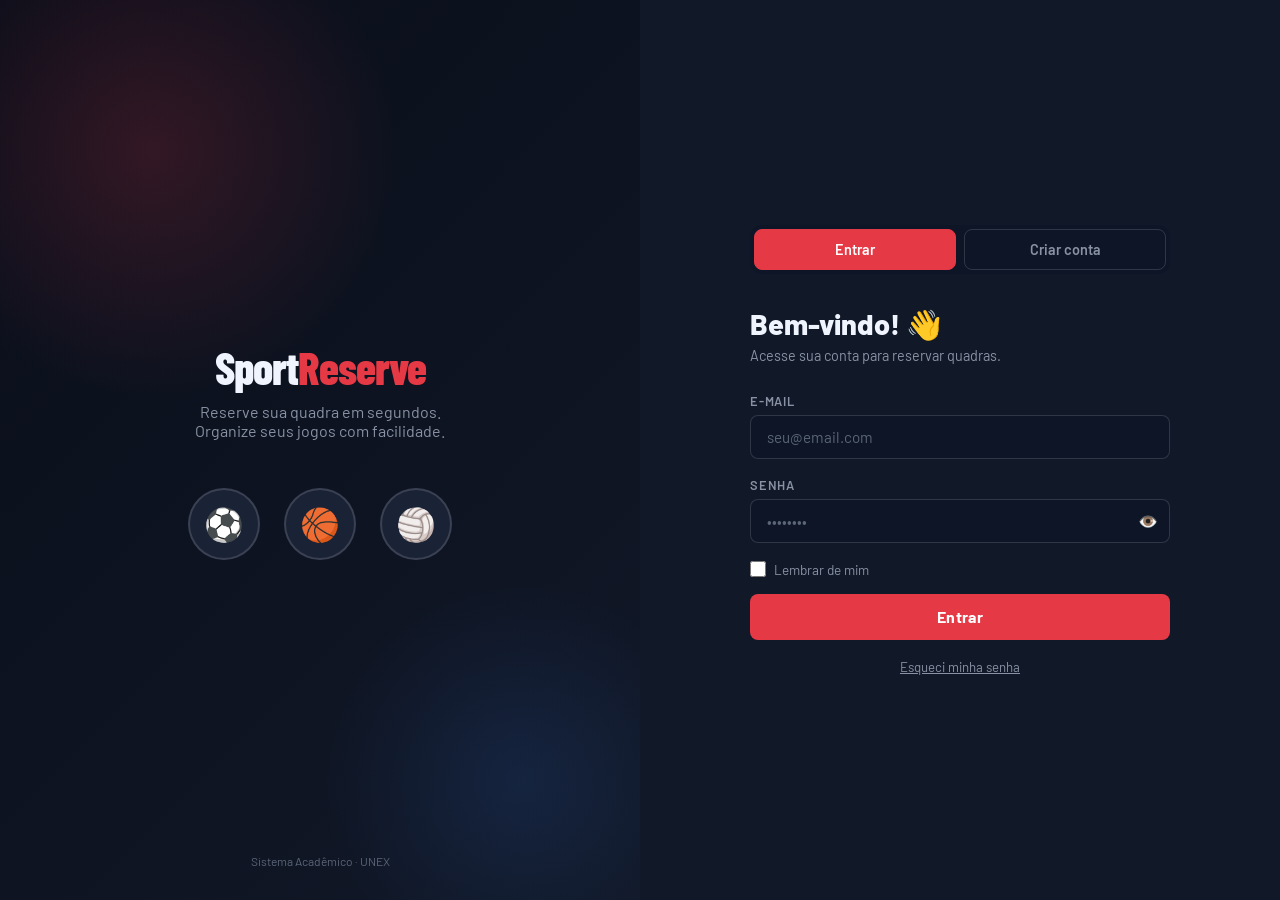
<file: index.html>
<!DOCTYPE html>
<html lang="pt-BR">

<head>
  <meta charset="UTF-8">
  <meta name="viewport" content="width=device-width, initial-scale=1.0">
  <title>SportReserve</title>
  <link href="https://fonts.googleapis.com/css2?family=Barlow:wght@400;500;600;700;800&family=Barlow+Condensed:wght@600;700;800&display=swap" rel="stylesheet">
  <link rel="stylesheet" href="styles.css">
  <style>
    .pass-wrap {
      position: relative;
    }

    .pass-wrap .form-input {
      padding-right: 2.8rem;
      width: 100%;
    }

    .eye-btn {
      position: absolute;
      right: 0.75rem;
      top: 50%;
      transform: translateY(-50%);
      background: none;
      border: none;
      cursor: pointer;
      color: var(--text2);
      display: flex;
      align-items: center;
      padding: 0;
    }

    .eye-btn:hover {
      color: var(--text);
    }
  </style>
</head>

<body>

  <body>

    <script>
      if (sessionStorage.getItem('sr_user')) {
        document.documentElement.style.visibility = 'hidden';
      }
    </script>

    <!-- LOADING -->
    <div class="loading-overlay" id="loading">
      <div class="spinner"></div>
      <span style="color:var(--text2); font-size:0.9rem;">Carregando...</span>
    </div>

    <!-- TOAST -->
    <div class="toast-container" id="toast-container"></div>

    <!-- MODAL CANCELAR -->
    <div class="modal-overlay" id="modal-cancel">
      <div class="modal-box">
        <div class="modal-title">Cancelar reserva?</div>
        <p style="color:var(--text2); font-size:0.9rem;">Esta ação não pode ser desfeita. Deseja realmente cancelar esta reserva?</p>
        <div style="display:flex;gap:0.8rem;margin-top:1.5rem;">
          <button style="background:transparent;color:#f0f4ff;border:1.5px solid rgba(255,255,255,0.25);flex:1;height:44px;padding:0;font-size:0.9rem;font-weight:700;font-family:Barlow,sans-serif;border-radius:8px;cursor:pointer;display:flex;align-items:center;justify-content:center;box-sizing:border-box;" onclick="closeModal('modal-cancel')">Voltar</button>
          <button style="background:#e63946;color:#fff;border:1.5px solid #e63946;flex:1;height:44px;padding:0;font-size:0.9rem;font-weight:700;font-family:Barlow,sans-serif;border-radius:8px;cursor:pointer;display:flex;align-items:center;justify-content:center;box-sizing:border-box;" onclick="confirmCancel()">Cancelar reserva</button>
        </div>
      </div>
    </div>

    <!-- MODAL ESQUECI SENHA -->
    <div class="modal-overlay" id="modal-forgot">
      <div class="modal-box">
        <div class="modal-title">Recuperar senha 🔑</div>
        <p style="color:var(--text2); font-size:0.9rem; margin-bottom:1.2rem;">Digite seu e-mail cadastrado para redefinir sua senha.</p>
        <div class="form-group">
          <label class="form-label">E-mail</label>
          <input class="form-input" type="email" id="forgot-email" placeholder="seu@email.com">
          <div class="form-error" id="err-forgot-email">E-mail não cadastrado</div>
        </div>
        <div class="form-group" id="forgot-newpass-group" style="display:none;">
          <label class="form-label">Nova senha</label>
          <input class="form-input" type="password" id="forgot-newpass" placeholder="Mínimo 6 caracteres">
          <div class="form-error" id="err-forgot-newpass">Mínimo 6 caracteres</div>
        </div>
        <div style="display:flex;gap:0.8rem;margin-top:1.5rem;">
          <button style="background:transparent;color:#f0f4ff;border:1.5px solid rgba(255,255,255,0.3);flex:1;height:44px;padding:0;font-size:0.9rem;font-weight:700;font-family:Barlow,sans-serif;border-radius:8px;cursor:pointer;display:flex;align-items:center;justify-content:center;box-sizing:border-box;" onclick="closeModal('modal-forgot')">Cancelar</button>
          <button style="background:#e63946;color:#fff;border:1.5px solid #e63946;flex:1;height:44px;padding:0;font-size:0.9rem;font-weight:700;font-family:Barlow,sans-serif;border-radius:8px;cursor:pointer;display:flex;align-items:center;justify-content:center;box-sizing:border-box;" id="btn-forgot-action" onclick="doForgotPassword()">Verificar e-mail</button>
        </div>
      </div>
    </div>

    <!-- MODAL ALTERAR SENHA (perfil) -->
    <div class="modal-overlay" id="modal-change-pass">
      <div class="modal-box">
        <div class="modal-title">Alterar senha 🔒</div>
        <div class="form-group">
          <label class="form-label">Senha atual</label>
          <input class="form-input" type="password" id="cp-current" placeholder="••••••••">
          <div class="form-error" id="err-cp-current">Senha atual incorreta</div>
        </div>
        <div class="form-group">
          <label class="form-label">Nova senha</label>
          <input class="form-input" type="password" id="cp-new" placeholder="Mínimo 6 caracteres">
          <div class="form-error" id="err-cp-new">Mínimo 6 caracteres</div>
        </div>
        <div class="form-group">
          <label class="form-label">Confirmar nova senha</label>
          <input class="form-input" type="password" id="cp-confirm" placeholder="Repita a nova senha">
          <div class="form-error" id="err-cp-confirm">As senhas não coincidem</div>
        </div>
        <div style="display:flex;gap:0.8rem;margin-top:1.5rem;">
          <button style="background:transparent;color:#f0f4ff;border:1.5px solid rgba(255,255,255,0.3);flex:1;height:44px;padding:0;font-size:0.9rem;font-weight:700;font-family:Barlow,sans-serif;border-radius:8px;cursor:pointer;display:flex;align-items:center;justify-content:center;box-sizing:border-box;" onclick="closeModal('modal-change-pass')">Cancelar</button>
          <button style="background:#e63946;color:#fff;border:1.5px solid #e63946;flex:1;height:44px;padding:0;font-size:0.9rem;font-weight:700;font-family:Barlow,sans-serif;border-radius:8px;cursor:pointer;display:flex;align-items:center;justify-content:center;box-sizing:border-box;" onclick="doChangePassword()">Salvar nova senha</button>
        </div>
      </div>
    </div>

    <!-- ===== LANDING ===== -->
    <div id="page-landing">
      <div class="landing-left">
        <div class="brand-logo">Sport<span>Reserve</span></div>
        <p class="landing-tagline">Reserve sua quadra em segundos.<br>Organize seus jogos com facilidade.</p>
        <div class="sport-icons">
          <div class="sport-icon-circle">⚽</div>
          <div class="sport-icon-circle">🏀</div>
          <div class="sport-icon-circle">🏐</div>
        </div>
        <div style="position:absolute; bottom:2rem; font-size:0.75rem; color:var(--text3); z-index:1;">
          Sistema Acadêmico · UNEX
        </div>
      </div>
      <div class="landing-right">
        <div class="auth-box">
          <div class="auth-tabs" style="gap:0.5rem;">
            <div class="auth-tab active" onclick="switchAuthTab('login')">Entrar</div>
            <div class="auth-tab" onclick="switchAuthTab('register')">Criar conta</div>
          </div>

          <div id="form-login">
            <div class="auth-title">Bem-vindo! 👋</div>
            <div class="auth-sub">Acesse sua conta para reservar quadras.</div>
            <div class="form-group">
              <label class="form-label">E-mail</label>
              <input class="form-input" type="email" id="login-email" placeholder="seu@email.com">
              <div class="form-error" id="err-login-email">E-mail inválido</div>
            </div>
            <div class="form-group">
              <label class="form-label">Senha</label>
              <div style="position:relative;">
                <input class="form-input" type="password" id="login-pass" placeholder="••••••••" style="padding-right:2.5rem;">
                <button type="button" onclick="togglePasswordVisibility('login-pass', this)" style="position:absolute;right:0.75rem;top:50%;transform:translateY(-50%);background:none;border:none;cursor:pointer;font-size:1rem;color:var(--text2);">👁️</button>
              </div>
              <div class="form-error" id="err-login-pass">Senha incorreta</div>
            </div>
            <div style="display:flex; align-items:center; gap:0.5rem; margin-bottom:0.5rem;">
              <input type="checkbox" id="remember-me" style="width:16px;height:16px;accent-color:var(--accent);cursor:pointer;">
              <label for="remember-me" style="font-size:0.85rem;color:var(--text2);cursor:pointer;">Lembrar de mim</label>
            </div>
            <button class="btn-primary" onclick="doLogin()">Entrar</button>
            <p style="text-align:center; margin-top:1rem;">
              <a href="#" onclick="openForgotPassword()" style="font-size:0.83rem; color:var(--text2); text-decoration:underline;">Esqueci minha senha</a>
            </p>
          </div>

          <div id="form-register" style="display:none;">
            <div class="auth-title">Novo por aqui? 🏆</div>
            <div class="auth-sub">Crie sua conta para reservar sua quadra agora mesmo.</div>
            <div class="form-group">
              <label class="form-label">Nome completo</label>
              <input class="form-input" type="text" id="reg-name" placeholder="Seu nome">
              <div class="form-error" id="err-reg-name">Campo obrigatório</div>
            </div>
            <div class="form-group">
              <label class="form-label">Matrícula <span style="color:var(--text3);font-weight:400;text-transform:none;">(máx. 11 dígitos)</span></label>
              <input class="form-input" type="text" id="reg-mat" placeholder="Ex: 2024001234" maxlength="11" inputmode="numeric" oninput="this.value=this.value.replace(/[^0-9]/g,'').slice(0,11)">
              <div class="form-error" id="err-reg-mat">Matrícula inválida (máx. 11 dígitos numéricos)</div>
            </div>
            <div class="form-group">
              <label class="form-label">E-mail</label>
              <input class="form-input" type="email" id="reg-email" placeholder="seu@email.com">
              <div class="form-error" id="err-reg-email">E-mail inválido</div>
            </div>
            <div class="form-group">
              <label class="form-label">Senha</label>
              <div style="position:relative;">
                <input class="form-input" type="password" id="reg-pass" placeholder="Mínimo 6 caracteres" style="padding-right:2.5rem;">
                <button type="button" onclick="togglePasswordVisibility('reg-pass', this)" style="position:absolute;right:0.75rem;top:50%;transform:translateY(-50%);background:none;border:none;cursor:pointer;font-size:1rem;color:var(--text2);">👁️</button>
              </div>
              <div class="form-error" id="err-reg-pass">Mínimo 6 caracteres</div>
            </div>
            <button class="btn-primary" onclick="doRegister()">Criar conta</button>
          </div>
        </div>
      </div>
    </div>

    <!-- ===== APP ===== -->
    <div id="app">
      <!-- SIDEBAR — sem item Autorizar -->
      <nav class="sidebar">
        <div class="sidebar-logo">SR</div>
        <div class="sidebar-nav">
          <div class="sidebar-item active" onclick="navTo('reservas')" data-page="reservas">
            <span class="sidebar-icon">🏠</span>
            <span class="sidebar-label">Início</span>
          </div>
          <div class="sidebar-item" onclick="navTo('nova-reserva')" data-page="nova-reserva">
            <span class="sidebar-icon">➕</span>
            <span class="sidebar-label">Nova</span>
          </div>
          <div class="sidebar-item" onclick="navTo('historico')" data-page="historico">
            <span class="sidebar-icon">📋</span>
            <span class="sidebar-label">Histórico</span>
          </div>
          <div class="sidebar-item" onclick="navTo('perfil')" data-page="perfil">
            <span class="sidebar-icon">👤</span>
            <span class="sidebar-label">Perfil</span>
          </div>
        </div>
        <div class="sidebar-bottom">
          <div class="sidebar-item" onclick="navTo('ajuda')" data-page="ajuda">
            <span class="sidebar-icon">❓</span>
            <span class="sidebar-label">Ajuda</span>
          </div>
          <div class="sidebar-item" onclick="doLogout()">
            <span class="sidebar-icon">🚪</span>
            <span class="sidebar-label">Sair</span>
          </div>
        </div>
      </nav>

      <!-- TOPBAR -->
      <div class="topbar">
        <div class="topbar-title" id="topbar-title">Minhas Reservas</div>
        <div class="topbar-right">
          <div class="topbar-user" onclick="navTo('perfil')">
            <div class="avatar" id="topbar-avatar">CL</div>
            <span id="topbar-name">Name</span>
          </div>
        </div>
      </div>

      <!-- CONTENT -->
      <div class="main-content">

        <!-- PAGE: RESERVAS -->
        <div class="page active" id="p-reservas">
          <div class="stats-grid">
            <div class="stat-card">
              <div class="stat-label">Total de reservas</div>
              <div class="stat-value blue" id="stat-total">0</div>
            </div>
            <div class="stat-card">
              <div class="stat-label">Confirmadas</div>
              <div class="stat-value green" id="stat-confirmed">0</div>
            </div>
            <div class="stat-card">
              <div class="stat-label">Canceladas</div>
              <div class="stat-value red" id="stat-cancelled">0</div>
            </div>
          </div>
          <div class="section-header">
            <div class="section-title">Minhas Reservas</div>
            <button class="btn-secondary" onclick="navTo('nova-reserva')">+ Nova reserva</button>
          </div>
          <div class="filter-tabs">
            <div class="filter-tab active" onclick="filterReservas('todos', this)">Todos</div>
            <div class="filter-tab" onclick="filterReservas('Futsal', this)">Futsal</div>
            <div class="filter-tab" onclick="filterReservas('Vôlei', this)">Vôlei</div>
            <div class="filter-tab" onclick="filterReservas('Basquete', this)">Basquete</div>
          </div>
          <div class="reserve-grid" id="reservas-list"></div>
        </div>

        <!-- PAGE: NOVA RESERVA -->
        <div class="page" id="p-nova-reserva">
          <div class="section-header">
            <div class="section-title">Nova Reserva</div>
          </div>
          <p style="color:var(--text2); margin-bottom:1.5rem; font-size:0.9rem;">Escolha o esporte e agende sua quadra.</p>
          <div class="sport-select-grid">
            <div class="sport-select-card" onclick="selectSport('Futsal', this)">
              <div class="sport-select-icon">⚽</div>
              <div class="sport-select-name">Futsal</div>
            </div>
            <div class="sport-select-card" onclick="selectSport('Vôlei', this)">
              <div class="sport-select-icon">🏐</div>
              <div class="sport-select-name">Vôlei</div>
            </div>
            <div class="sport-select-card" onclick="selectSport('Basquete', this)">
              <div class="sport-select-icon">🏀</div>
              <div class="sport-select-name">Basquete</div>
            </div>
          </div>
          <div class="card" id="form-reserva" style="display:none;">
            <div class="card-title" id="form-reserva-title">Agendar</div>
            <div class="form-row">
              <div class="form-group">
                <label class="form-label">Data</label>
                <input class="form-input" type="date" id="res-date" onchange="loadSlots()">
                <div class="form-error" id="err-res-date">Selecione uma data</div>
              </div>
              <div class="form-group">
                <label class="form-label">Duração</label>
                <select class="form-input" id="res-dur" onchange="loadSlots()">
                  <option value="60">60 min</option>
                  <option value="90">90 min</option>
                </select>
              </div>
            </div>
            <div class="form-group">
              <label class="form-label">Horário disponível</label>
              <div class="time-slots" id="time-slots-container"></div>
              <div class="form-error" id="err-res-time">Selecione um horário</div>
            </div>
            <div class="form-group">
              <label class="form-label">Adicionar jogadores (opcional)</label>
              <input class="form-input" type="text" id="res-players" placeholder="Nomes separados por vírgula">
            </div>
            <div style="display:flex; gap:0.8rem; margin-top:1rem;">
              <button class="btn-secondary" onclick="cancelForm()">Cancelar</button>
              <button class="btn-primary" style="width:auto; padding:0.75rem 2rem;" onclick="submitReserva()">Confirmar Reserva ✓</button>
            </div>
          </div>
        </div>

        <!-- PAGE: HISTORICO -->
        <div class="page" id="p-historico">
          <div class="section-header">
            <div class="section-title">Histórico de Reservas</div>
            <input class="form-input" type="text" id="hist-search" placeholder="🔍 Buscar..." style="width:200px; padding:0.5rem 0.8rem;" oninput="renderHistorico()">
          </div>
          <div class="filter-tabs">
            <div class="filter-tab active" onclick="filterHist('todos', this)">Todos</div>
            <div class="filter-tab" onclick="filterHist('Futsal', this)">Futsal</div>
            <div class="filter-tab" onclick="filterHist('Vôlei', this)">Vôlei</div>
            <div class="filter-tab" onclick="filterHist('Basquete', this)">Basquete</div>
            <div class="filter-tab" onclick="filterHist('cancelada', this)">Canceladas</div>
          </div>
          <div class="card" style="overflow-x:auto;">
            <table class="hist-table">
              <thead>
                <tr>
                  <th>Esporte</th>
                  <th>Data</th>
                  <th>Horário</th>
                  <th>Local</th>
                  <th>Status</th>
                </tr>
              </thead>
              <tbody id="hist-tbody"></tbody>
            </table>
            <div id="hist-empty" class="empty-state" style="display:none;">
              <div class="empty-icon">📭</div>
              <div class="empty-title">Nenhuma reserva encontrada</div>
              <div class="empty-sub">Tente outro filtro ou busca</div>
            </div>
          </div>
        </div>

        <!-- PAGE: CONFIRMACAO -->
        <div class="page" id="p-confirmacao">
          <div class="confirm-box">
            <div class="confirm-icon">✅</div>
            <div class="confirm-title">Reserva Confirmada!</div>
            <div class="confirm-sub">Sua quadra foi reservada com sucesso.</div>
            <div class="confirm-details" id="confirm-details"></div>
            <div class="confirm-btns">
              <button class="btn-secondary" onclick="navTo('reservas')">Ver minhas reservas</button>
              <button class="btn-primary" onclick="navTo('nova-reserva')">Nova reserva</button>
            </div>
          </div>
        </div>

        <!-- PAGE: PERFIL -->
        <div class="page" id="p-perfil">
          <div class="profile-header">
            <div class="profile-avatar" id="prof-avatar" onclick="document.getElementById('avatar-upload').click()">CL</div>
            <input type="file" id="avatar-upload" accept="image/*" style="display:none" onchange="handleAvatarUpload(this)">
            <div>
              <div class="profile-name" id="prof-name-display">Name</div>
              <div class="profile-email" id="prof-email-display">email@unex.edu.br</div>
              <div style="font-size:0.78rem; color:var(--text3); margin-top:2px;">Clique no avatar para alterar foto</div>
            </div>
          </div>
          <div class="profile-grid">
            <div class="card">
              <div class="card-title">Dados pessoais</div>
              <div class="form-group">
                <label class="form-label">Nome</label>
                <input class="form-input" type="text" id="prof-name">
              </div>
              <div class="form-group">
                <label class="form-label">E-mail</label>
                <input class="form-input" type="email" id="prof-email">
              </div>
              <div class="form-group">
                <label class="form-label">Telefone</label>
                <input class="form-input" type="tel" id="prof-phone" placeholder="(00) 00000-0000" maxlength="11" inputmode="numeric" oninput="this.value=this.value.replace(/[^0-9]/g,'').slice(0,11)">
              </div>
              <div class="form-group">
                <label class="form-label">Matrícula</label>
                <input class="form-input" type="text" id="prof-mat" maxlength="11" inputmode="numeric" oninput="this.value=this.value.replace(/[^0-9]/g,'').slice(0,11)">
              </div>
              <button class="btn-primary" type="button" onclick="saveProfile(event)">Salvar alterações</button>
            </div>

            <div class="card">
              <div class="card-title">Segurança</div>
              <p style="font-size:0.85rem; color:var(--text2); margin-bottom:1.2rem;">Altere sua senha de acesso quando quiser.</p>
              <button class="btn-secondary" type="button" style="width:100%;" onclick="openModal('modal-change-pass')">🔒 Alterar senha</button>

              <div class="card-title" style="margin-top:1.5rem;">Notificações</div>
              <div style="display:flex; flex-direction:column; gap:1rem; margin-top:0.8rem;">
                <div style="display:flex; align-items:center; justify-content:space-between;">
                  <div>
                    <div style="font-weight:600; font-size:0.9rem;">Confirmação de reserva</div>
                    <div style="font-size:0.78rem; color:var(--text2);">Ao confirmar uma reserva</div>
                  </div>
                  <button class="toggle on" onclick="this.classList.toggle('on')"></button>
                </div>
                <div style="display:flex; align-items:center; justify-content:space-between;">
                  <div>
                    <div style="font-weight:600; font-size:0.9rem;">Lembrete de jogo</div>
                    <div style="font-size:0.78rem; color:var(--text2);">1 hora antes da partida</div>
                  </div>
                  <button class="toggle on" onclick="this.classList.toggle('on')"></button>
                </div>
                <div style="display:flex; align-items:center; justify-content:space-between;">
                  <div>
                    <div style="font-weight:600; font-size:0.9rem;">Cancelamentos</div>
                    <div style="font-size:0.78rem; color:var(--text2);">Avisos de cancelamento</div>
                  </div>
                  <button class="toggle" onclick="this.classList.toggle('on')"></button>
                </div>
              </div>
            </div>
          </div>
        </div>

        <!-- PAGE: AJUDA -->
        <div class="page" id="p-ajuda">
          <div class="section-header">
            <div class="section-title">Central de Ajuda</div>
          </div>
          <div class="help-list">
            <div class="help-item" onclick="toggleHelp(this)">
              <div style="flex:1;">
                <div class="help-item-title">Como fazer uma reserva?</div>
                <div class="help-item-body">Clique em "Nova" no menu lateral, escolha o esporte, selecione a data e um horário disponível e clique em "Confirmar Reserva".</div>
              </div>
              <span class="help-chevron">⌄</span>
            </div>
            <div class="help-item" onclick="toggleHelp(this)">
              <div style="flex:1;">
                <div class="help-item-title">Como cancelar uma reserva?</div>
                <div class="help-item-body">Acesse "Início", encontre a reserva e clique em "Cancelar". O cancelamento remove a reserva permanentemente.</div>
              </div>
              <span class="help-chevron">⌄</span>
            </div>
            <div class="help-item" onclick="toggleHelp(this)">
              <div style="flex:1;">
                <div class="help-item-title">Os horários são compartilhados entre usuários?</div>
                <div class="help-item-body">Sim. Se um horário já foi reservado por qualquer usuário, ele ficará bloqueado para todos na mesma data e esporte.</div>
              </div>
              <span class="help-chevron">⌄</span>
            </div>
            <div class="help-item" onclick="toggleHelp(this)">
              <div style="flex:1;">
                <div class="help-item-title">Horários de funcionamento</div>
                <div class="help-item-body">As quadras estão disponíveis de segunda a sexta, das 07h às 20h. Aos sábados, das 08h às 18h. Domingos e feriados são fechadas.</div>
              </div>
              <span class="help-chevron">⌄</span>
            </div>
          </div>
          <div class="card" style="margin-top:1.5rem; text-align:center;">
            <div style="font-size:0.9rem; color:var(--text2); margin-bottom:1rem;">Ainda com dúvidas? Entre em contato:</div>
            <div style="font-weight:600;">📧 suporte@sportreserve.unex.edu.br</div>
            <div style="font-size:0.85rem; color:var(--text3); margin-top:0.3rem;">📞 (77) 9999-0000 · ramal 218</div>
          </div>
        </div>

      </div><!-- /main-content -->
    </div><!-- /app -->

    <script>
      // Troque pela URL do seu back-end no Render após o deploy
      window.API_BASE = 'https://sportreserve-api.onrender.com';
    </script>
    <script src="api.js"></script>
    <script src="script.js"></script>

    <script>
      function togglePass(inputId, btn) {
        const inp = document.getElementById(inputId);
        const isHidden = inp.type === 'password';
        inp.type = isHidden ? 'text' : 'password';
        btn.innerHTML = isHidden ? `<svg xmlns="http://www.w3.org/2000/svg" width="18" height="18" viewBox="0 0 24 24" fill="none" stroke="currentColor" stroke-width="2" stroke-linecap="round" stroke-linejoin="round"><path d="M17.94 17.94A10.07 10.07 0 0 1 12 20c-7 0-11-8-11-8a18.45 18.45 0 0 1 5.06-5.94M9.9 4.24A9.12 9.12 0 0 1 12 4c7 0 11 8 11 8a18.5 18.5 0 0 1-2.16 3.19m-6.72-1.07a3 3 0 1 1-4.24-4.24"/><line x1="1" y1="1" x2="23" y2="23"/></svg>` : `<svg xmlns="http://www.w3.org/2000/svg" width="18" height="18" viewBox="0 0 24 24" fill="none" stroke="currentColor" stroke-width="2" stroke-linecap="round" stroke-linejoin="round"><path d="M1 12s4-8 11-8 11 8 11 8-4 8-11 8-11-8-11-8z"/><circle cx="12" cy="12" r="3"/></svg>`;
      }
    </script>
  </body>

</html>
</file>
<file: styles.css>
:root {
  --bg-dark: #0a0e1a;
  --bg-card: #111827;
  --bg-card2: #1a2235;
  --bg-input: #0d1526;
  --accent: #e63946;
  --accent2: #f4a261;
  --blue: #3a86ff;
  --green: #2dc653;
  --yellow: #ffd60a;
  --red: #e63946;
  --border: rgba(255,255,255,0.08);
  --border2: rgba(255,255,255,0.14);
  --text: #f0f4ff;
  --text2: #8892a4;
  --text3: #5a6577;
  --sidebar-w: 72px;
  --radius: 12px;
  --radius-sm: 8px;
  --transition: 0.22s cubic-bezier(0.4,0,0.2,1);
}

* { box-sizing: border-box; margin: 0; padding: 0; }

body {
  font-family: 'Barlow', sans-serif;
  background: var(--bg-dark);
  color: var(--text);
  min-height: 100vh;
  overflow-x: hidden;
}

/* ===== LANDING ===== */
#page-landing {
  min-height: 100vh;
  display: grid;
  grid-template-columns: 1fr 1fr;
}

.landing-left {
  background: linear-gradient(135deg, #0a0e1a 0%, #111827 100%);
  display: flex;
  flex-direction: column;
  justify-content: center;
  align-items: center;
  padding: 3rem;
  position: relative;
  overflow: hidden;
}
.landing-left::before {
  content: '';
  position: absolute;
  width: 500px; height: 500px;
  background: radial-gradient(circle, rgba(230,57,70,0.18) 0%, transparent 70%);
  top: -100px; left: -100px;
}
.landing-left::after {
  content: '';
  position: absolute;
  width: 400px; height: 400px;
  background: radial-gradient(circle, rgba(58,134,255,0.12) 0%, transparent 70%);
  bottom: -80px; right: -80px;
}

.brand-logo {
  font-family: 'Barlow Condensed', sans-serif;
  font-size: 2.8rem;
  font-weight: 800;
  letter-spacing: -1px;
  z-index: 1;
}
.brand-logo span { color: var(--accent); }

.landing-tagline {
  font-size: 1rem;
  color: var(--text2);
  margin-top: 0.5rem;
  z-index: 1;
  text-align: center;
}

.sport-icons {
  display: flex;
  gap: 1.5rem;
  margin-top: 3rem;
  z-index: 1;
}
.sport-icon-circle {
  width: 72px; height: 72px;
  border-radius: 50%;
  background: var(--bg-card2);
  border: 2px solid var(--border2);
  display: flex;
  align-items: center;
  justify-content: center;
  font-size: 2rem;
  transition: var(--transition);
}
.sport-icon-circle:hover { border-color: var(--accent); transform: translateY(-4px); }

.landing-right {
  background: var(--bg-card);
  display: flex;
  align-items: center;
  justify-content: center;
  padding: 3rem;
}

.auth-box {
  width: 100%;
  max-width: 420px;
}

.auth-tabs {
  display: flex;
  gap: 0;
  margin-bottom: 2rem;
  background: var(--bg-input);
  border-radius: var(--radius);
  padding: 4px;
}
.auth-tab {
  flex: 1;
  padding: 0.7rem;
  text-align: center;
  cursor: pointer;
  border-radius: var(--radius-sm);
  font-weight: 600;
  font-size: 0.9rem;
  color: var(--text2);
  transition: var(--transition);
  border: 1px solid var(--border2);
}
.auth-tab.active {
  background: var(--accent);
  color: #fff;
  border-color: var(--accent);
}
.auth-tab:not(.active):hover { border-color: var(--text2); color: var(--text); }

.auth-title {
  font-size: 1.8rem;
  font-weight: 800;
  margin-bottom: 0.3rem;
}
.auth-sub {
  color: var(--text2);
  font-size: 0.9rem;
  margin-bottom: 1.8rem;
}

.form-group { margin-bottom: 1.1rem; }
.form-label {
  display: block;
  font-size: 0.8rem;
  font-weight: 600;
  color: var(--text2);
  text-transform: uppercase;
  letter-spacing: 0.06em;
  margin-bottom: 0.4rem;
}
.form-input {
  width: 100%;
  padding: 0.75rem 1rem;
  background: var(--bg-input);
  border: 1px solid var(--border2);
  border-radius: var(--radius-sm);
  color: var(--text);
  font-family: 'Barlow', sans-serif;
  font-size: 0.95rem;
  transition: var(--transition);
  outline: none;
}
.form-input:focus { border-color: var(--accent); }
.form-input::placeholder { color: var(--text3); }

/* Calendário e selects — força tema escuro com ícone branco */
.form-input[type="date"] {
  color-scheme: dark;
}
.form-input[type="date"]::-webkit-calendar-picker-indicator {
  filter: brightness(0) invert(1);
  opacity: 0.7;
  cursor: pointer;
}
.form-input[type="date"]::-webkit-calendar-picker-indicator:hover {
  opacity: 1;
}


.btn-primary {
  width: 100%;
  padding: 0.85rem;
  background: var(--accent);
  color: #fff;
  border: none;
  border-radius: var(--radius-sm);
  font-family: 'Barlow', sans-serif;
  font-size: 1rem;
  font-weight: 700;
  cursor: pointer;
  transition: var(--transition);
  margin-top: 0.5rem;
  letter-spacing: 0.03em;
}
.btn-primary:hover { background: #c9303c; transform: translateY(-1px); }
.btn-primary:active { transform: translateY(0); }

.btn-secondary {
  padding: 0.7rem 1.4rem;
  background: transparent;
  color: var(--text);
  border: 1.5px solid rgba(255,255,255,0.25);
  border-radius: var(--radius-sm);
  font-family: 'Barlow', sans-serif;
  font-size: 0.9rem;
  font-weight: 600;
  cursor: pointer;
  transition: var(--transition);
  display: inline-flex;
  align-items: center;
  justify-content: center;
}
.btn-secondary:hover { border-color: rgba(255,255,255,0.5); background: rgba(255,255,255,0.05); }
.btn-secondary:hover { border-color: var(--text2); background: var(--bg-card2); }

.form-error {
  color: var(--accent);
  font-size: 0.8rem;
  margin-top: 0.3rem;
  display: none;
}
.form-error.show { display: block; }

/* ===== APP LAYOUT ===== */
#app {
  display: none;
  min-height: 100vh;
}
#app.active { display: flex; }

/* SIDEBAR */
.sidebar {
  width: var(--sidebar-w);
  background: var(--bg-card);
  border-right: 1px solid var(--border);
  display: flex;
  flex-direction: column;
  align-items: center;
  padding: 1rem 0;
  position: fixed;
  top: 0; left: 0;
  height: 100vh;
  z-index: 100;
}

.sidebar-logo {
  font-family: 'Barlow Condensed', sans-serif;
  font-weight: 800;
  font-size: 1.1rem;
  color: var(--accent);
  margin-bottom: 2rem;
  letter-spacing: -0.5px;
}

.sidebar-nav {
  display: flex;
  flex-direction: column;
  gap: 0.25rem;
  flex: 1;
  width: 100%;
  padding: 0 0.5rem;
}

.sidebar-item {
  display: flex;
  flex-direction: column;
  align-items: center;
  justify-content: center;
  gap: 4px;
  padding: 0.65rem 0.5rem;
  border-radius: var(--radius-sm);
  cursor: pointer;
  transition: var(--transition);
  position: relative;
  color: var(--text3);
}
.sidebar-item:hover { background: var(--bg-card2); color: var(--text2); }
.sidebar-item.active { background: rgba(230,57,70,0.15); color: var(--accent); }
.sidebar-item.active .sidebar-icon { color: var(--accent) !important; }
.sidebar-icon { font-size: 1.4rem; color: #cbd5e1; }
.sidebar-label { font-size: 0.58rem; font-weight: 600; text-transform: uppercase; letter-spacing: 0.04em; color: #94a3b8; }

.sidebar-bottom {
  display: flex;
  flex-direction: column;
  align-items: center;
  gap: 0.5rem;
  padding: 0 0.5rem;
  width: 100%;
}

/* TOPBAR */
.topbar {
  position: fixed;
  top: 0; left: var(--sidebar-w); right: 0;
  height: 60px;
  background: var(--bg-card);
  border-bottom: 1px solid var(--border);
  display: flex;
  align-items: center;
  justify-content: space-between;
  padding: 0 1.5rem;
  z-index: 99;
}

.topbar-title {
  font-size: 1.1rem;
  font-weight: 700;
}

.topbar-right {
  display: flex;
  align-items: center;
  gap: 1rem;
}

.topbar-user {
  display: flex;
  align-items: center;
  gap: 0.5rem;
  font-size: 0.9rem;
  color: var(--text2);
  cursor: pointer;
}

.avatar {
  width: 34px; height: 34px;
  border-radius: 50%;
  background: var(--accent);
  display: flex; align-items: center; justify-content: center;
  font-weight: 700; font-size: 0.85rem; color: #fff;
}

/* MAIN CONTENT */
.main-content {
  margin-left: var(--sidebar-w);
  margin-top: 60px;
  flex: 1;
  padding: 1.5rem;
  min-height: calc(100vh - 60px);
}

/* ===== PAGES ===== */
.page { display: none; }
.page.active { display: block; }

/* CARDS */
.card {
  background: var(--bg-card);
  border: 1px solid var(--border);
  border-radius: var(--radius);
  padding: 1.2rem;
}

.card-title {
  font-size: 0.75rem;
  font-weight: 700;
  text-transform: uppercase;
  letter-spacing: 0.08em;
  color: var(--text2);
  margin-bottom: 0.8rem;
}

/* RESERVE CARDS */
.reserve-grid {
  display: grid;
  grid-template-columns: repeat(auto-fill, minmax(320px, 1fr));
  gap: 1rem;
}

.reserve-card {
  background: var(--bg-card2);
  border: 1px solid var(--border);
  border-radius: var(--radius);
  padding: 1rem;
  display: flex;
  gap: 1rem;
  align-items: flex-start;
  transition: var(--transition);
}
.reserve-card:hover { border-color: var(--border2); }

.reserve-sport-icon {
  width: 48px; height: 48px;
  border-radius: var(--radius-sm);
  display: flex; align-items: center; justify-content: center;
  font-size: 1.5rem;
  flex-shrink: 0;
}
.reserve-sport-icon.futsal { background: rgba(58,134,255,0.15); }
.reserve-sport-icon.volei { background: rgba(244,162,97,0.15); }
.reserve-sport-icon.basquete { background: rgba(230,57,70,0.15); }

.reserve-info { flex: 1; min-width: 0; }
.reserve-sport { font-weight: 700; font-size: 0.95rem; }
.reserve-detail { font-size: 0.8rem; color: var(--text2); margin-top: 2px; }
.reserve-local { font-size: 0.75rem; color: var(--text3); margin-top: 2px; }

.badge {
  display: inline-flex;
  align-items: center;
  padding: 3px 10px;
  border-radius: 20px;
  font-size: 0.72rem;
  font-weight: 700;
  text-transform: uppercase;
  letter-spacing: 0.05em;
}
.badge-confirmed { background: rgba(45,198,83,0.15); color: var(--green); }
.badge-pending { background: rgba(255,214,10,0.15); color: var(--yellow); }
.badge-cancelled { background: rgba(230,57,70,0.15); color: var(--red); }

.reserve-actions {
  display: flex;
  gap: 0.4rem;
  margin-top: 0.7rem;
}

.btn-sm {
  width: 120px;
  height: 34px;
  padding: 0;
  font-size: 0.78rem;
  font-weight: 700;
  border-radius: 6px;
  cursor: pointer;
  border: 1px solid;
  transition: var(--transition);
  font-family: 'Barlow', sans-serif;
  display: inline-flex;
  align-items: center;
  justify-content: center;
  white-space: nowrap;
  flex-shrink: 0;
}
.btn-danger { background: rgba(230,57,70,0.1); color: var(--red); border-color: rgba(230,57,70,0.3); }
.btn-danger:hover { background: rgba(230,57,70,0.2); }
.btn-info { background: rgba(58,134,255,0.1); color: var(--blue); border-color: rgba(58,134,255,0.3); }
.btn-info:hover { background: rgba(58,134,255,0.2); }
.btn-success { background: rgba(45,198,83,0.1); color: var(--green); border-color: rgba(45,198,83,0.3); }
.btn-success:hover { background: rgba(45,198,83,0.2); }

/* FILTER TABS */
.filter-tabs {
  display: flex;
  gap: 0.4rem;
  margin-bottom: 1rem;
}
.filter-tab {
  padding: 0.4rem 1rem;
  border-radius: 20px;
  font-size: 0.8rem;
  font-weight: 600;
  cursor: pointer;
  border: 1px solid var(--border2);
  color: var(--text2);
  transition: var(--transition);
}
.filter-tab.active { background: var(--accent); color: #fff; border-color: var(--accent); }
.filter-tab:hover:not(.active) { border-color: var(--text3); }

/* NOVA RESERVA */
.sport-select-grid {
  display: grid;
  grid-template-columns: repeat(3, 1fr);
  gap: 1rem;
  margin-bottom: 2rem;
}
.sport-select-card {
  background: var(--bg-card2);
  border: 2px solid var(--border);
  border-radius: var(--radius);
  padding: 1.5rem 1rem;
  text-align: center;
  cursor: pointer;
  transition: var(--transition);
  display: flex;
  flex-direction: column;
  align-items: center;
  gap: 0.6rem;
}
.sport-select-card:hover { border-color: var(--accent); transform: translateY(-2px); }
.sport-select-card.selected { border-color: var(--accent); background: rgba(230,57,70,0.1); }
.sport-select-icon { font-size: 2.5rem; }
.sport-select-name { font-weight: 700; font-size: 0.95rem; }

.form-row { display: grid; grid-template-columns: 1fr 1fr; gap: 1rem; }

.time-slots {
  display: flex;
  flex-wrap: wrap;
  gap: 0.5rem;
  margin-top: 0.5rem;
}
.time-slot {
  padding: 0.4rem 0.8rem;
  border-radius: 6px;
  border: 1px solid var(--border2);
  font-size: 0.85rem;
  font-weight: 600;
  cursor: pointer;
  color: var(--text2);
  transition: var(--transition);
}
.time-slot:hover { border-color: var(--accent); color: var(--text); }
.time-slot.selected { background: var(--accent); color: #fff; border-color: var(--accent); }
.time-slot.occupied { opacity: 0.4; cursor: not-allowed; text-decoration: line-through; }

/* CONFIRMATION */
.confirm-box {
  max-width: 500px;
  margin: 3rem auto;
  text-align: center;
}
.confirm-icon {
  width: 80px; height: 80px;
  border-radius: 50%;
  background: rgba(45,198,83,0.15);
  border: 2px solid var(--green);
  display: flex; align-items: center; justify-content: center;
  font-size: 2.5rem;
  margin: 0 auto 1.5rem;
}
.confirm-title { font-size: 1.8rem; font-weight: 800; margin-bottom: 0.5rem; }
.confirm-sub { color: var(--text2); margin-bottom: 2rem; }
.confirm-details {
  background: var(--bg-card2);
  border: 1px solid var(--border);
  border-radius: var(--radius);
  padding: 1.2rem;
  text-align: left;
  margin-bottom: 1.5rem;
}
.confirm-row {
  display: flex;
  justify-content: space-between;
  padding: 0.5rem 0;
  font-size: 0.9rem;
  border-bottom: 1px solid var(--border);
}
.confirm-row:last-child { border-bottom: none; }
.confirm-row-label { color: var(--text2); }
.confirm-row-value { font-weight: 600; }
.confirm-btns { display: flex; gap: 1rem; justify-content: center; }
.confirm-btns .btn-primary { width: auto; padding: 0.7rem 2rem; }

/* PROFILE */
.profile-header {
  display: flex;
  align-items: center;
  gap: 1.5rem;
  margin-bottom: 2rem;
}
.profile-avatar {
  width: 80px; height: 80px;
  border-radius: 50%;
  background: var(--accent);
  display: flex; align-items: center; justify-content: center;
  font-size: 2rem; font-weight: 800; color: #fff;
  cursor: pointer;
  border: 3px solid var(--border2);
  transition: var(--transition);
  position: relative;
  overflow: hidden;
}
.profile-avatar:hover { border-color: var(--accent); }
.profile-avatar img { width: 100%; height: 100%; object-fit: cover; }
.profile-name { font-size: 1.5rem; font-weight: 800; }
.profile-email { color: var(--text2); font-size: 0.9rem; }
.profile-grid { display: grid; grid-template-columns: 1fr 1fr; gap: 1rem; }

/* LOADING */
.loading-overlay {
  display: none;
  position: fixed; inset: 0;
  background: rgba(10,14,26,0.8);
  z-index: 999;
  align-items: center;
  justify-content: center;
  flex-direction: column;
  gap: 1rem;
}
.loading-overlay.show { display: flex; }
.spinner {
  width: 40px; height: 40px;
  border: 3px solid var(--border2);
  border-top-color: var(--accent);
  border-radius: 50%;
  animation: spin 0.8s linear infinite;
}
@keyframes spin { to { transform: rotate(360deg); } }

/* TOAST */
.toast-container {
  position: fixed;
  bottom: 1.5rem; right: 1.5rem;
  z-index: 9999;
  display: flex;
  flex-direction: column;
  gap: 0.5rem;
}
.toast {
  background: var(--bg-card);
  border: 1px solid var(--border2);
  border-radius: var(--radius-sm);
  padding: 0.8rem 1.2rem;
  font-size: 0.85rem;
  font-weight: 600;
  max-width: 320px;
  animation: slideIn 0.3s ease;
  display: flex;
  align-items: center;
  gap: 0.6rem;
}
.toast.success { border-left: 3px solid var(--green); }
.toast.error { border-left: 3px solid var(--accent); }
.toast.info { border-left: 3px solid var(--blue); }
@keyframes slideIn {
  from { opacity: 0; transform: translateX(30px); }
  to { opacity: 1; transform: translateX(0); }
}

/* SECTION HEADER */
.section-header {
  display: flex;
  align-items: center;
  justify-content: space-between;
  margin-bottom: 1.2rem;
}
.section-title {
  font-size: 1.2rem;
  font-weight: 800;
}

/* EMPTY STATE */
.empty-state {
  text-align: center;
  padding: 3rem;
  color: var(--text3);
}
.empty-icon { font-size: 3rem; margin-bottom: 1rem; }
.empty-title { font-size: 1rem; font-weight: 600; color: var(--text2); }
.empty-sub { font-size: 0.85rem; margin-top: 0.3rem; }

/* HISTORICO TABLE */
.hist-table { width: 100%; border-collapse: collapse; }
.hist-table th {
  text-align: left;
  font-size: 0.72rem;
  font-weight: 700;
  text-transform: uppercase;
  letter-spacing: 0.08em;
  color: var(--text3);
  padding: 0.6rem 1rem;
  border-bottom: 1px solid var(--border);
}
.hist-table td {
  padding: 0.8rem 1rem;
  font-size: 0.88rem;
  border-bottom: 1px solid var(--border);
}
.hist-table tr:last-child td { border-bottom: none; }
.hist-table tr:hover td { background: rgba(255,255,255,0.02); }

/* STATS GRID */
.stats-grid {
  display: grid;
  grid-template-columns: repeat(3, 1fr);
  gap: 1rem;
  margin-bottom: 1.5rem;
}
.stat-card {
  background: var(--bg-card2);
  border: 1px solid var(--border);
  border-radius: var(--radius);
  padding: 1rem 1.2rem;
}
.stat-label { font-size: 0.75rem; color: var(--text2); font-weight: 600; text-transform: uppercase; letter-spacing: 0.06em; }
.stat-value { font-size: 2rem; font-weight: 800; margin-top: 0.3rem; }
.stat-value.green { color: var(--green); }
.stat-value.red { color: var(--red); }
.stat-value.blue { color: var(--blue); }

/* NOTIFICATION TOGGLE */
.toggle {
  width: 44px; height: 24px;
  border-radius: 12px;
  background: var(--border2);
  position: relative;
  cursor: pointer;
  transition: var(--transition);
  flex-shrink: 0;
  border: none;
  outline: none;
}
.toggle::after {
  content: '';
  width: 18px; height: 18px;
  border-radius: 50%;
  background: #fff;
  position: absolute;
  top: 3px; left: 3px;
  transition: var(--transition);
}
.toggle.on { background: var(--green); }
.toggle.on::after { left: 23px; }

/* AUTORIZACAO */
.auth-list { display: flex; flex-direction: column; gap: 0.8rem; }
.auth-item {
  background: var(--bg-card2);
  border: 1px solid var(--border);
  border-radius: var(--radius);
  padding: 1rem;
  display: flex;
  align-items: center;
  gap: 1rem;
}
.auth-info { flex: 1; min-width: 0; }
.auth-sport { font-weight: 700; font-size: 0.9rem; }
.auth-detail { font-size: 0.78rem; color: var(--text2); margin-top: 2px; }
.auth-aluno { font-size: 0.78rem; color: var(--text3); margin-top: 2px; }

/* AJUDA */
.help-list { display: flex; flex-direction: column; gap: 0.5rem; }
.help-item {
  background: var(--bg-card2);
  border: 1px solid var(--border);
  border-radius: var(--radius-sm);
  padding: 1rem 1.2rem;
  cursor: pointer;
  transition: var(--transition);
  display: flex;
  align-items: center;
  justify-content: space-between;
}
.help-item:hover { border-color: var(--border2); }
.help-item-title { font-weight: 600; font-size: 0.9rem; }
.help-item-body { font-size: 0.82rem; color: var(--text2); margin-top: 0.4rem; display: none; line-height: 1.5; }
.help-item.open .help-item-body { display: block; }
.help-item.open .help-chevron { transform: rotate(180deg); }
.help-chevron { transition: var(--transition); font-size: 1.2rem; color: var(--text3); }

/* MODAL */
.modal-overlay {
  display: none;
  position: fixed; inset: 0;
  background: rgba(0,0,0,0.7);
  z-index: 500;
  align-items: center;
  justify-content: center;
}
.modal-overlay.show { display: flex; }
.modal-box {
  background: var(--bg-card);
  border: 1px solid var(--border2);
  border-radius: var(--radius);
  padding: 2rem;
  width: 100%;
  max-width: 440px;
  animation: modalIn 0.2s ease;
}
@keyframes modalIn {
  from { opacity: 0; transform: scale(0.95); }
  to { opacity: 1; transform: scale(1); }
}
.modal-title { font-size: 1.2rem; font-weight: 800; margin-bottom: 1.5rem; }


@media (max-width: 768px) {
  #page-landing { grid-template-columns: 1fr; }
  .landing-left { display: none; }
  .sport-select-grid { grid-template-columns: 1fr 1fr 1fr; }
  .form-row { grid-template-columns: 1fr; }
  .profile-grid { grid-template-columns: 1fr; }
  .stats-grid { grid-template-columns: 1fr; }
}

#form-reserva .btn-secondary,
#form-reserva .btn-primary {
  padding: 0.75rem 1.8rem;
  font-size: 0.95rem;
  width: auto;
  min-width: 140px;
  display: inline-flex;
  align-items: center;
  justify-content: center;
  margin-top: 0;
}

/* ===== MODAL BUTTONS — tamanho igual garantido ===== */
.modal-btns {
  display: flex;
  gap: 0.8rem;
  margin-top: 1.5rem;
}
.modal-btns > button {
  flex: 1 1 0 !important;
  width: 0 !important;
  min-width: 0 !important;
  height: 44px !important;
  padding: 0 8px !important;
  font-size: 0.9rem !important;
  font-family: 'Barlow', sans-serif !important;
  font-weight: 700 !important;
  border-radius: var(--radius-sm) !important;
  cursor: pointer !important;
  display: flex !important;
  align-items: center !important;
  justify-content: center !important;
  transition: var(--transition) !important;
  box-sizing: border-box !important;
}
</file>
